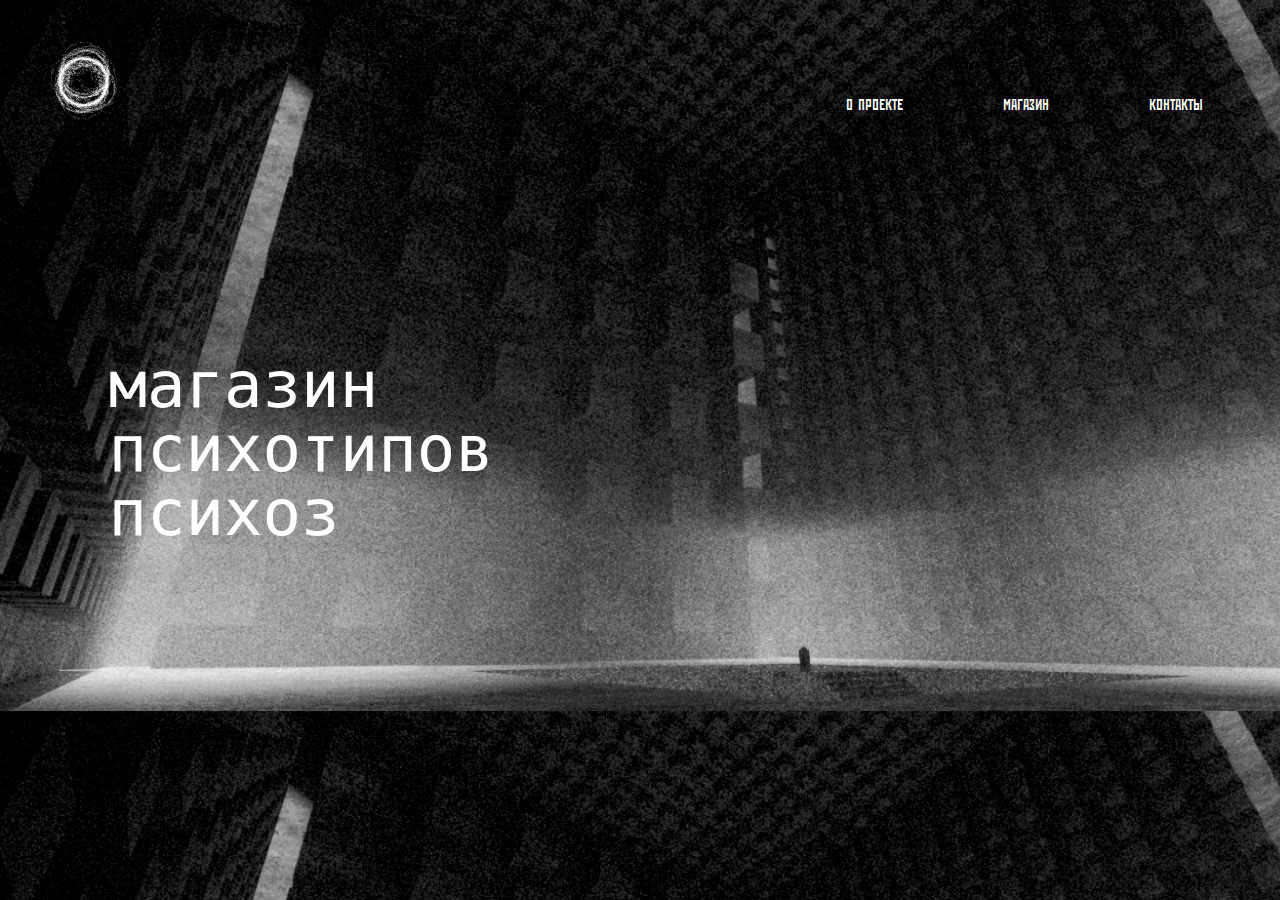
<file: index.html>
<!DOCTYPE html>
<html lang="en" dir="ltr">
  <head>
    <meta charset="utf-8">
    <title>ПСИХОЗ</title>
    <link rel="stylesheet" href="main.css">
    <meta name="viewport" content="width=device-width, initial-scale=1.0">
  </head>
  <body>

    <div class="linkBox">
      <ul class="links">
        <img class="menu" src="img/menu.svg" alt="">
        <img class="close" src="img/close.svg" alt="">
        <li><a class="linksItem" href="about.html">о проекте</a></li>
        <li><a class="linksItem" href="shop.html">магазин</a></li>
        <li><a class="linksItem" href="about.html">контакты</a></li>
      </ul>
    </div>











    <span>
      <nav>
        <a class="logo" href="index.html"><img src="img/logo.png" alt=""></a>
          <ul class="navDesk">
            <li><a href="about.html">о проекте</a></li>
            <li><a href="shop.html">магазин</a></li>
            <li><a href="footer.html">контакты</a></li>
          </ul>
      </nav>
    </span>

    <h1>магазин<br> психотипов<br> психоз</h1>

    <script src="js/main.js"></script>


  </body>
</html>
</file>
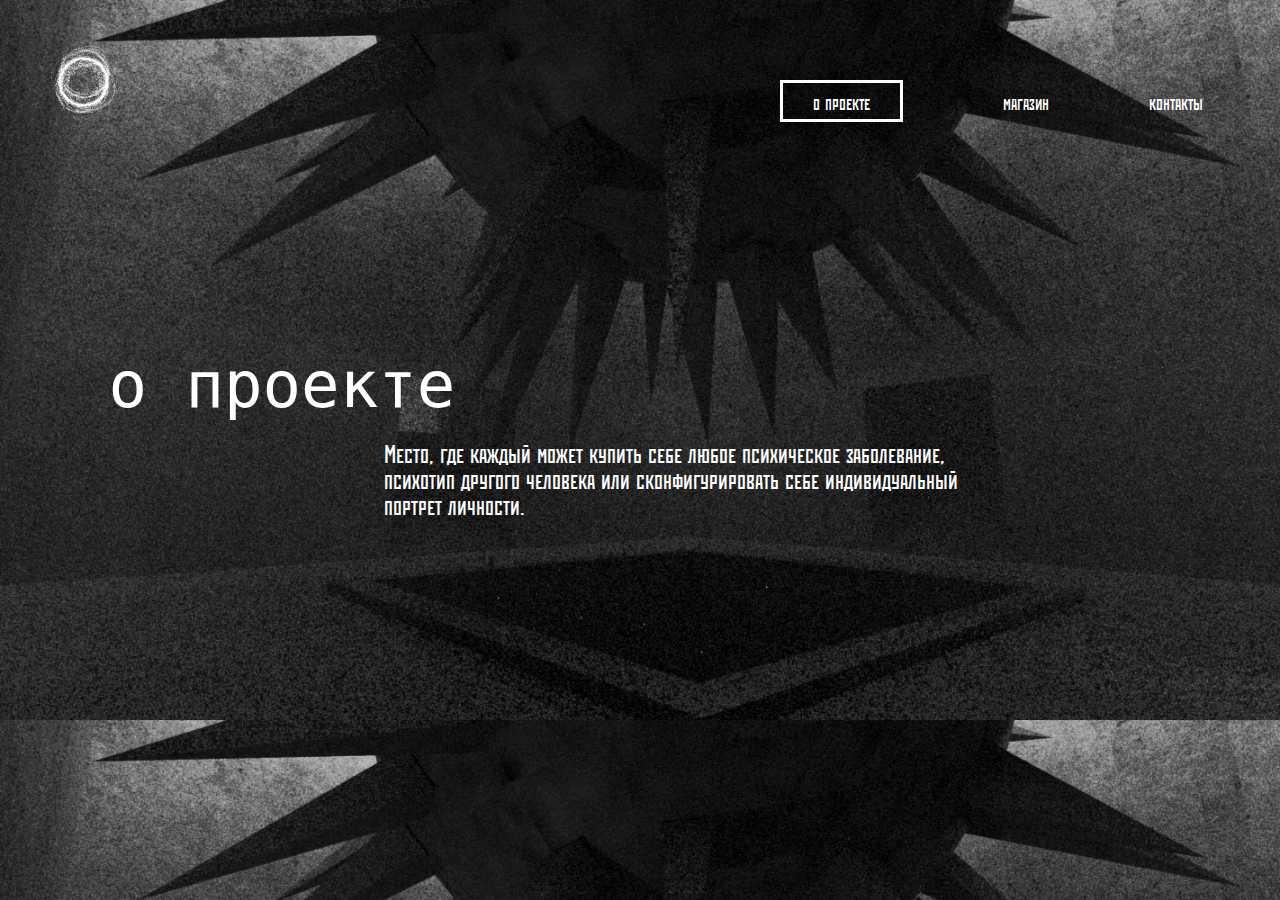
<file: about.html>
<!DOCTYPE html>
<html lang="en" dir="ltr">
  <head>
    <meta charset="utf-8">
    <title>ПСИХОЗ</title>
    <link rel="stylesheet" href="about.css">
  </head>
  <body>
    <span>
      <nav>
        <a class="logo" href="index.html"><img src="img/logo.png" alt=""></a>
          <ul>
            <li><a class="active" href="about.html">о проекте</a></li>
            <li><a href="shop.html">магазин</a></li>
            <li><a href="footer.html">контакты</a></li>
          </ul>
      </nav>
    </span>

    <h1>о проекте </h1>
    <p>Место, где каждый может купить себе любое психическое заболевание, психотип другого человека или сконфигурировать себе индивидуальный портрет личности.</p>


  </body>
</html>
</file>
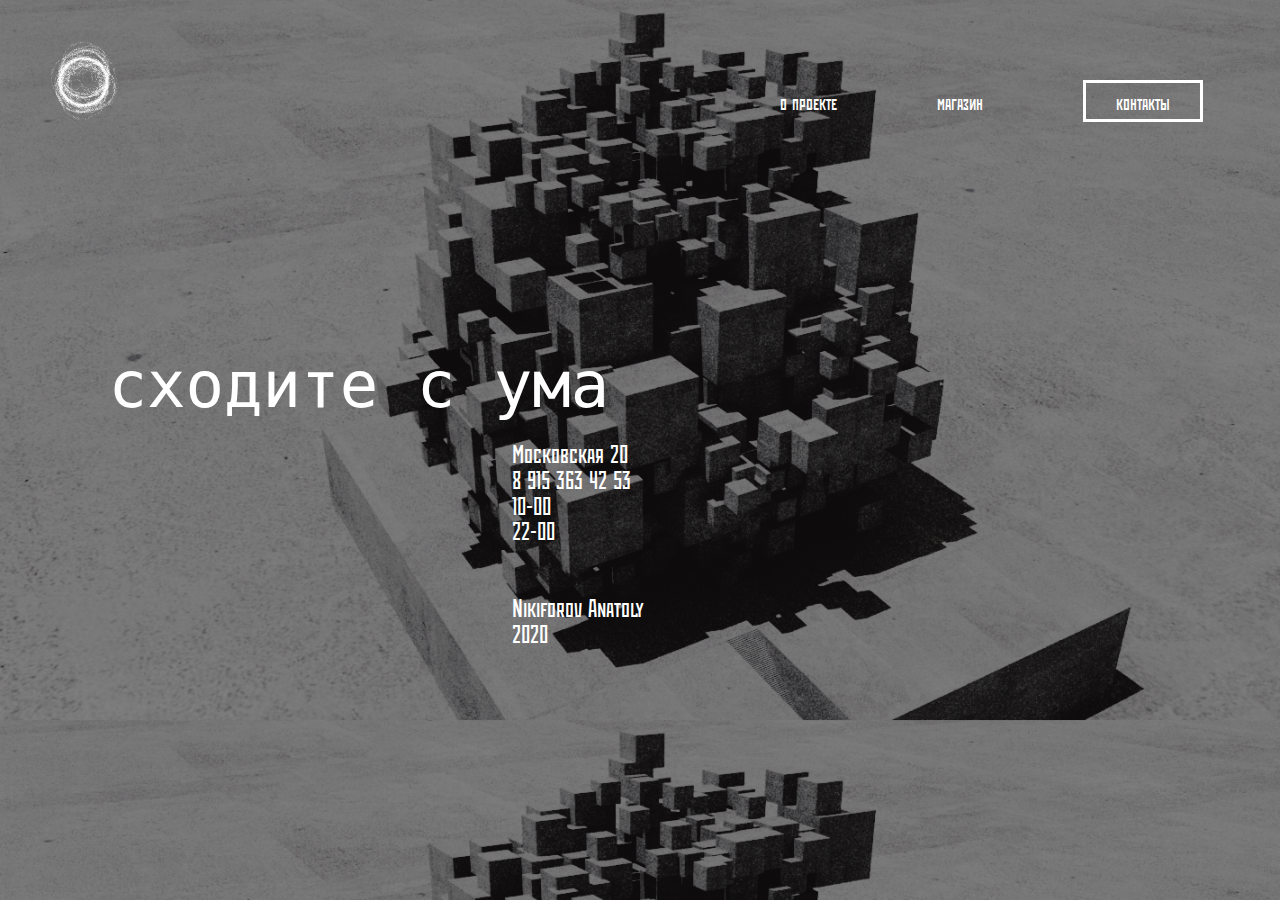
<file: footer.html>
<!DOCTYPE html>
<html lang="en" dir="ltr">
  <head>
    <meta charset="utf-8">
    <title>ПСИХОЗ</title>
    <link rel="stylesheet" href="footer.css">
  </head>
  <body>
    <span>
      <nav>
        <a class="logo" href="index.html"><img src="img/logo.png" alt=""></a>
          <ul>
            <li><a href="">о проекте</a></li>
            <li><a href="shop.html">магазин</a></li>
            <li><a class="active" href="footer.html">контакты</a></li>
          </ul>
      </nav>
    </span>

    <h1>cходите с ума </h1>
    <p>
      Московская  20<br>
      8 915 363 42 53<br>
      10-00<br>
      22-00<br>
      <br>
      <br>
      Nikiforov Anatoly<br>
      2020<br>




    </p>

  </body>
</html>
</file>
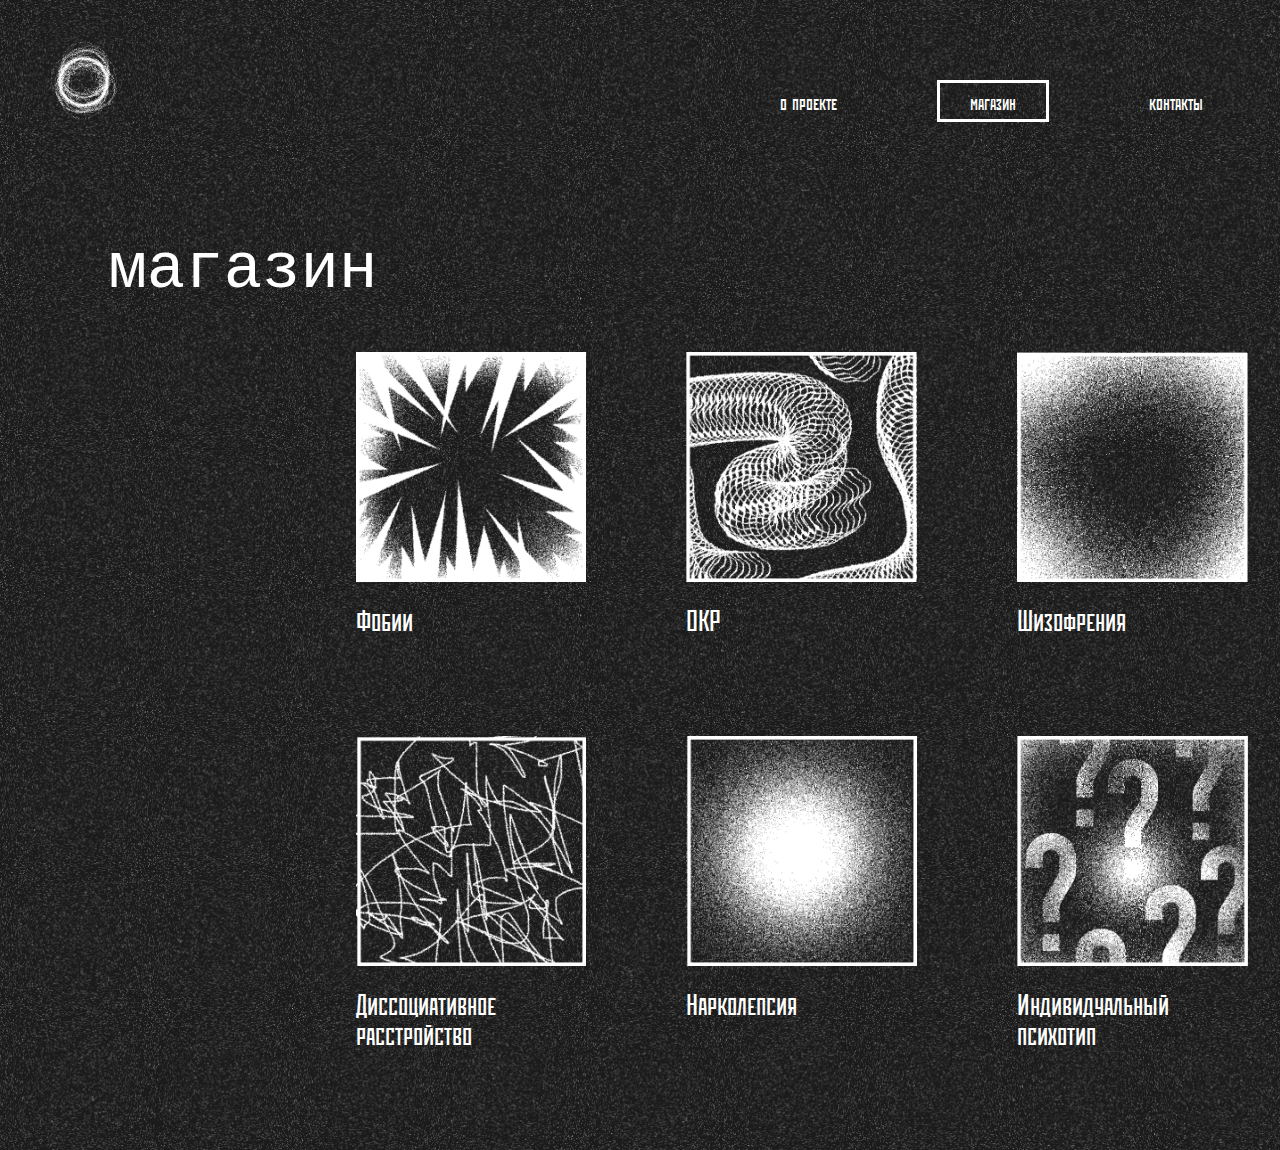
<file: shop.html>
<!DOCTYPE html>
<html lang="en" dir="ltr">
  <head>
    <meta charset="utf-8">
    <title>ПСИХОЗ</title>
    <link rel="stylesheet" href="shop.css">
    <meta name="viewport" content="width=device-width, initial-scale=1.0">
  </head>


  <body>
    <span>
      <nav>
        <a class="logo" href="index.html"><img src="img/logo.png" alt=""></a>
          <ul>
            <li><a href="about.html">о проекте</a></li>
            <li><a class="active" href="shop.html">магазин</a></li>
            <li><a href="footer.html">контакты</a></li>
          </ul>
      </nav>
    </span>

    <h1>магазин</h1>

    <span class="shopBox">
      <div class="firstRow">
        <div class="fobii">
          <a href="fobii.html"><img src="img/fobii.png" alt=""></a>
          <p>Фобии</p>
        </div>
        <div class="okr">
          <a href="okr.html"><img src="img/okr.png" alt=""></a>
          <p>ОКР</p>
        </div>
        <div class="shiza">
          <a href="shiza.html"><img src="img/shiza.png" alt=""></a>
          <p>Шизофрения</p>
        </div>
      </div>
      <div class="secondRow">
        <div class="kog">
          <a href="cog.html"><img src="img/kog.png" alt=""> </a>
          <p>Диссоциативное<br>расстройство</p>
        </div>
        <div class="narco">
          <a href="narco.html"><img src="img/narco.png" alt=""></a>
          <p>Нарколепсия</p>
        </div>
        <div class="individual">
          <a href="individual.html"><img src="img/individual.png" alt=""></a>
          <p>Индивидуальный<br>психотип</p>
        </div>

      </div>


      <!-- <div class="secondRow">
        <div class="kog">
          <img src="img/kog.png" alt="">
          <p>Когнетивное<br>расстройство</p>
        </div>
        <div class="narco">
          <img src="img/narco.png" alt="">
          <p>Нарколепсия</p>
        </div>
        <div class="individual">
          <img src="img/individual.png" alt="">
          <p>Индивидуальный<br>психотип</p>
        </div>
      </div> -->
    </span>



    <script src="js/main.js"></script>
  </body>
</html>
</file>
<file: main.css>
@import "reset.css";

* {
  -webkit-font-smoothing: antialiased;
  -moz-osx-font-smoothing: grayscale;
}

@font-face {
  font-family: "Block";
  font-weight: 400;
  src: url(font/Block Light.ttf) format('truetype');

  font-family: "Rodchenko";
  font-weight: bold;
  src: url(font/Rodchenko_Condensed.ttf) format('truetype');
}

body {
  background-image: url(img/bg-home.png);
  background-size: cover;
  /* overflow: hidden; */
}

h1 {
  color: white;
  font-family: "Block", monospace;
  font-size: 5vw;
  margin-left: 8.472vw;
  margin-top: 16vw;
}



nav{
  position: relative;
  height: 12vh;
  margin-top: 40px;
}

ul {
  position: absolute;
  right: 6%;
  top: 50%;
  display: flex;
  justify-content: flex-end;
  align-items: center;

}

li {
  padding-left: 100px;
}

.logo {
  position: absolute;
  left: 4%;
}

a {
  text-decoration: none;
  color: white;
  font-family: "Rodchenko";
  font-size: 20px;
}

.menu,
.links,
.linksItem {
  visibility:hidden;
}
</file>
<file: about.css>
@import "reset.css";

* {
  -webkit-font-smoothing: antialiased;
  -moz-osx-font-smoothing: grayscale;
}

@font-face {
  font-family: "Block";
  font-weight: 400;
  src: url(font/Block Light.ttf) format('truetype');

  font-family: "Rodchenko";
  font-weight: bold;
  src: url(font/Rodchenko_Condensed.ttf) format('truetype');
}

body {
  background-image: url(img/bg-about.png);
  background-size: cover;
  overflow: hidden;
}

h1 {
  color: white;
  font-family: "Block", monospace;
  font-size: 5vw;
  margin-left: 8.472vw;
  margin-top: 16vw;
}



nav{
  position: relative;
  height: 12vh;
  margin-top: 40px;
}

ul {
  position: absolute;
  right: 6%;
  top: 50%;
  display: flex;
  justify-content: flex-end;
  align-items: center;

}

li {
  padding-left: 100px;
}

.logo {
  position: absolute;
  left: 4%;
    height: 10vw;
}

a {
  text-decoration: none;
  color: white;
  font-family: "Rodchenko";
  font-size: 20px;
}

.active {
  border: solid;
  padding: 11px 30px 6px;
}

li a:hover{
  border-bottom: solid;
  padding-bottom: 6px;
}

p {
  font-family: "Rodchenko";
  color: white;
  font-size: 2vw;
  text-align: left;
  width: 47vw;
  margin-left: 30vw;
  margin-top: 2vw;
}
</file>
<file: footer.css>
@import "reset.css";

* {
  -webkit-font-smoothing: antialiased;
  -moz-osx-font-smoothing: grayscale;
}

@font-face {
  font-family: "Block";
  font-weight: 400;
  src: url(font/Block Light.ttf) format('truetype');

  font-family: "Rodchenko";
  font-weight: bold;
  src: url(font/Rodchenko_Condensed.ttf) format('truetype');
}

body {
  background-image: url(img/bg-footer2.png);
  background-size: cover;
  overflow: hidden;
}

h1 {
  color: white;
  font-family: "Block", monospace;
  font-size: 5vw;
  margin-left: 8.472vw;
  margin-top: 16vw;
}



nav{
  position: relative;
  height: 12vh;
  margin-top: 40px;
}

ul {
  position: absolute;
  right: 6%;
  top: 50%;
  display: flex;
  justify-content: flex-end;
  align-items: center;

}

li {
  padding-left: 100px;
}

.logo {
  position: absolute;
  left: 4%;
    height: 10vw;
}

a {
  text-decoration: none;
  color: white;
  font-family: "Rodchenko";
  font-size: 20px;
}

.active {
  border: solid;
  padding: 11px 30px 6px;
}

li a:hover{
  border-bottom: solid;
  padding-bottom: 6px;
}

p {
  font-family: "Rodchenko";
  color: white;
  font-size: 2vw;
  text-align: left;
  width: 47vw;
  margin-left: 40vw;
  margin-top: 2vw;
}
</file>
<file: shop.css>
@import "reset.css";

* {
  -webkit-font-smoothing: antialiased;
  -moz-osx-font-smoothing: grayscale;
}

@font-face {
  font-family: "Block";
  font-weight: 400;
  src: url(font/Block Light.ttf) format('truetype');

  font-family: "Rodchenko";
  font-weight: bold;
  src: url(font/Rodchenko_Condensed.ttf) format('truetype');
}

body {
  background-image: url(img/bg-shop.png);
  background-size: cover;
  animation: noise 250ms linear reverse infinite;
  /* overflow: hidden; */
}
 @keyframes noise {
   0% {
     background-image: url(img/bg-shop.png);
     background-size: cover;
   }
   25% {
     background-image: url(img/bg-shop-2.png);
     background-size: cover;
   }
   50% {
     background-image: url(img/bg-shop-3.png);
     background-size: cover;
   }
   75% {
     background-image: url(img/bg-shop-4.png);
     background-size: cover;
   }
   100% {
     background-image: url(img/bg-shop.png);
     background-size: cover;
   }
 }

h1 {
  color: white;
  font-family: "Block", monospace;
  font-size: 5vw;
  margin-left: 8.472vw;
  margin-top: 7vw;
}



nav{
  position: relative;
  height: 12vh;
  margin-top: 40px;
}

ul {
  position: absolute;
  right: 6%;
  top: 50%;
  display: flex;
  justify-content: flex-end;
  align-items: center;

}

li {
  padding-left: 100px;
}

.logo {
  position: absolute;
  left: 4%;
  height: 10vw
}

.logo:hover {
  border: none;
}

a {
  text-decoration: none;
  color: white;
  font-family: "Rodchenko";
  font-size: 20px;
}

.active {
  border: solid;
  padding: 11px 30px 6px;
}

li a:hover{
  border-bottom: solid;
  padding-bottom: 6px;
}

.shopBox {
  display: block;
  margin-left: 20vw;
  margin-top: 50px;


}

p {
  color: white;
  font-family: "Rodchenko";
  font-size: 30px;
  margin-top: 20px;
}

.shopBox img {
  height: 18vw
}

.shopBox img:hover {
  opacity: 0.3;
}

.firstRow {
  display: flex;
  flex-flow: row;
}

.firstRow div {
  margin-left: 100px;

}

.secondRow {
  display: flex;
  flex-flow: row;
  margin-top: 100px;
  margin-bottom: 100px;
}

.secondRow div {
  margin-left: 100px;

}
</file>
